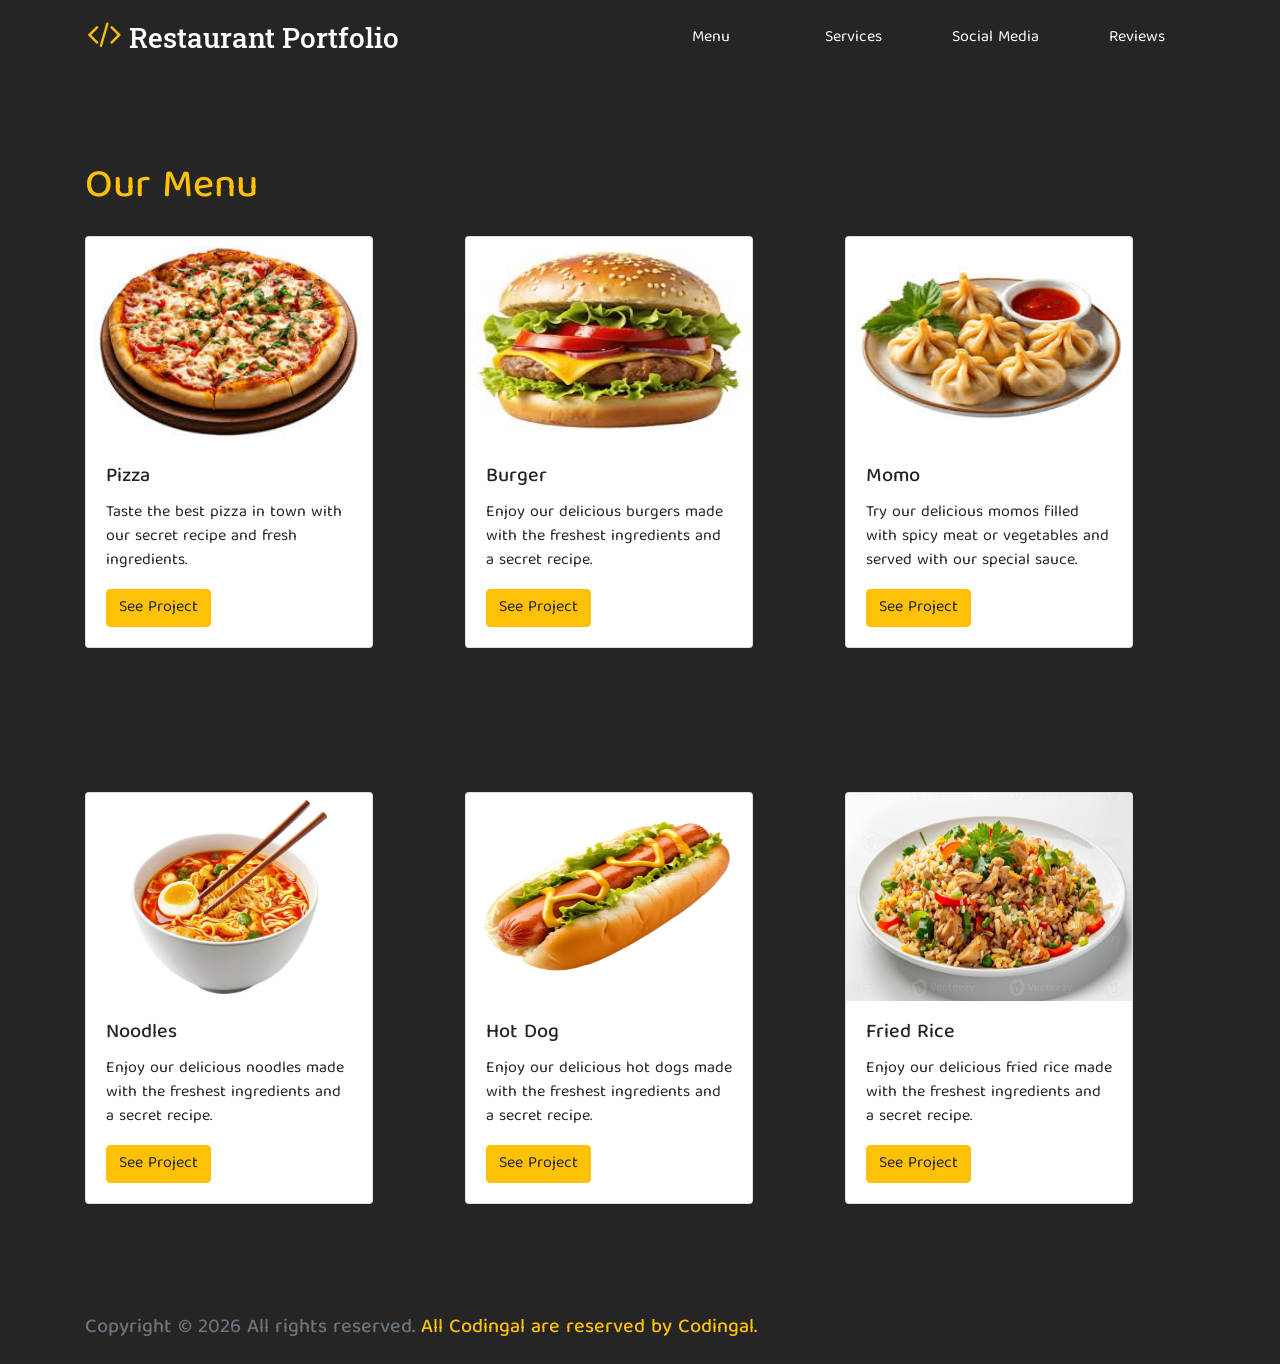
<file: index.html>
<!DOCTYPE html>
<html lang="en">
<head>
<!--character encoding so the browser correctly displays characters-->
<meta charset="UTF-8" />
<!-- makes the page responsive on mobile devices by setting viewport width to device width and initial zoom to 1. -->
<meta name="viewport" content="width=device-width, initial-scale=1.0" />
<!-- Bootstrap CSS -->
<link rel="stylesheet" href="https://stackpath.bootstrapcdn.com/bootstrap/4.4.1/css/bootstrap.min.css" />
<!-- My CSS -->
<link rel="stylesheet" href="style.css" />
<!-- Font Awesome -->
<link rel="stylesheet" href="https://cdnjs.cloudflare.com/ajax/libs/font-awesome/4.7.0/css/font-awesome.min.css">
<!-- Google Fonts -->
<link
href="https://fonts.googleapis.com/css2?family=Baloo+Tamma+2:wght@400;500;600;700;800&family=Roboto+Slab:wght@200;400;600;900&display=swap"
rel="stylesheet" />
<title>Restaurant Portfolio</title>
</head>
<body>
    <div class="container navigation pt-3">
    <div class="row">
      <div class="col-6 d-flex justify-content-start align-items-center">
        <i class="fa fa-code fa-2x text-warning pb-3"></i>
        <h3 class="d-inline pl-2 m-heading text-white">Restaurant Portfolio</h3>
      </div>
      <div class="col-6 pt-2">
        <div class="row text-center p-0 d-flex justify-content-end align-items-center">
          <div class="col-3">
            <a href="1" class="text-white navigation-link">Menu</a>
          </div>
          <div class="col-3">
            <a href="2" class="text-white navigation-link">Services</a>
          </div>
          <div class="col-3">
            <a href="socialmedia.html" class="text-white navigation-link">Social Media</a>
          </div>
          <div class="col-3">
            <a href="4" target="_blank" class="text-white navigation-link">Reviews</a>
          </div>
        </div>
      </div>
    </div>
  </div>
  <div id="projects" class="container mt-5 pt-5">
    <h1 class="text-warning mb-3 pb-2">Our Menu</h1>
    <div class="row">
      <div class="col-4 mb-5">
        <div class="card" style="width: 18rem;">
          <img
            src="pizza.jfif"
            class="card-img-top"
            style="height: 13rem;"
            alt="..."
          />
          <div class="card-body">
            <h5 class="card-title">Pizza</h5>
            <p class="card-text">
              Taste the best pizza in town with our secret recipe and fresh ingredients.
            </p>
            <a href="#" class="btn btn-warning">See Project</a>
          </div>
        </div>
      </div>
      <div class="col-4 mb-5">
        <div class="card" style="width: 18rem;">
          <img
            src="burger.jfif"
            class="card-img-top"
            style="height: 13rem;"
            alt="..."
          />
          <div class="card-body">
            <h5 class="card-title">Burger</h5>
            <p class="card-text">
              Enjoy our delicious burgers made with the freshest ingredients and a secret recipe.
            </p>
            <a href="#" class="btn btn-warning">See Project</a>
          </div>
        </div>
      </div>
      <div class="col-4 mb-5">
        <div class="card" style="width: 18rem;">
          <img
            src="momo.jfif"
            class="card-img-top img-fluid"
            alt="..."
            style="height: 13rem;"
          />
          <div class="card-body">
            <h5 class="card-title">Momo</h5>
            <p class="card-text">
              Try our delicious momos filled with spicy meat or vegetables and served with our special sauce.
            </p>
            <a href="#" class="btn btn-warning">See Project</a>
          </div>
        </div>
      </div>
    </div>
  </div>
  <div id="projects" class="container mt-5 pt-5">
    <div class="row">
      <div class="col-4 mb-5">
        <div class="card" style="width: 18rem;">
          <img
            src="noodles.webp"
            class="card-img-top"
            style="height: 13rem;"
            alt="..."
          />
          <div class="card-body">
            <h5 class="card-title">Noodles</h5>
            <p class="card-text">
              Enjoy our delicious noodles made with the freshest ingredients and a secret recipe.
            </p>
            <a href="#" class="btn btn-warning">See Project</a>
          </div>
        </div>
      </div>
      <div class="col-4 mb-5">
        <div class="card" style="width: 18rem;">
          <img
            src="hotdog.png"
            class="card-img-top"
            style="height: 13rem;"
            alt="..."
          />
          <div class="card-body">
            <h5 class="card-title">Hot Dog</h5>
            <p class="card-text">
              Enjoy our delicious hot dogs made with the freshest ingredients and a secret recipe.
            </p>
            <a href="#" class="btn btn-warning">See Project</a>
          </div>
        </div>
      </div>
      <div class="col-4 mb-5">
        <div class="card" style="width: 18rem;">
          <img
            src="friedrice.jpeg"
            class="card-img-top img-fluid"
            alt="..."
            style="height: 13rem;"
          />
          <div class="card-body">
            <h5 class="card-title">Fried Rice</h5>
            <p class="card-text">
              Enjoy our delicious fried rice made with the freshest ingredients and a secret recipe.
            </p>
            <a href="#" class="btn btn-warning">See Project</a>
          </div>
        </div>
      </div>
    </div>
  </div>
  <footer>
    <div class="container text-muted text-muted py-3 mt-5">
        <h5>
            Copyright &copy; 2026 All rights reserved.
            <a class ="text-warning text-decoration-none" href="www.codingal.com">All Codingal are reserved by Codingal.</a>
        </h5>        
    </div>
</footer>
</body>
</html>
</file>
<file: style.css>
html {
    scroll-behavior: smooth;
}
body {
    background-color: #252525;
    font-family: "Baloo Tamma 2", cursive;
}
.m-heading {
    font-family: "Roboto Slab", serif;
}
.navigation {
    border: 2px solid transparent;
}
.navigation-link:hover {
    text-decoration: none;
    border-bottom: 2px solid #f5ba09;
    transition: 0.5s ease;
}
</file>
